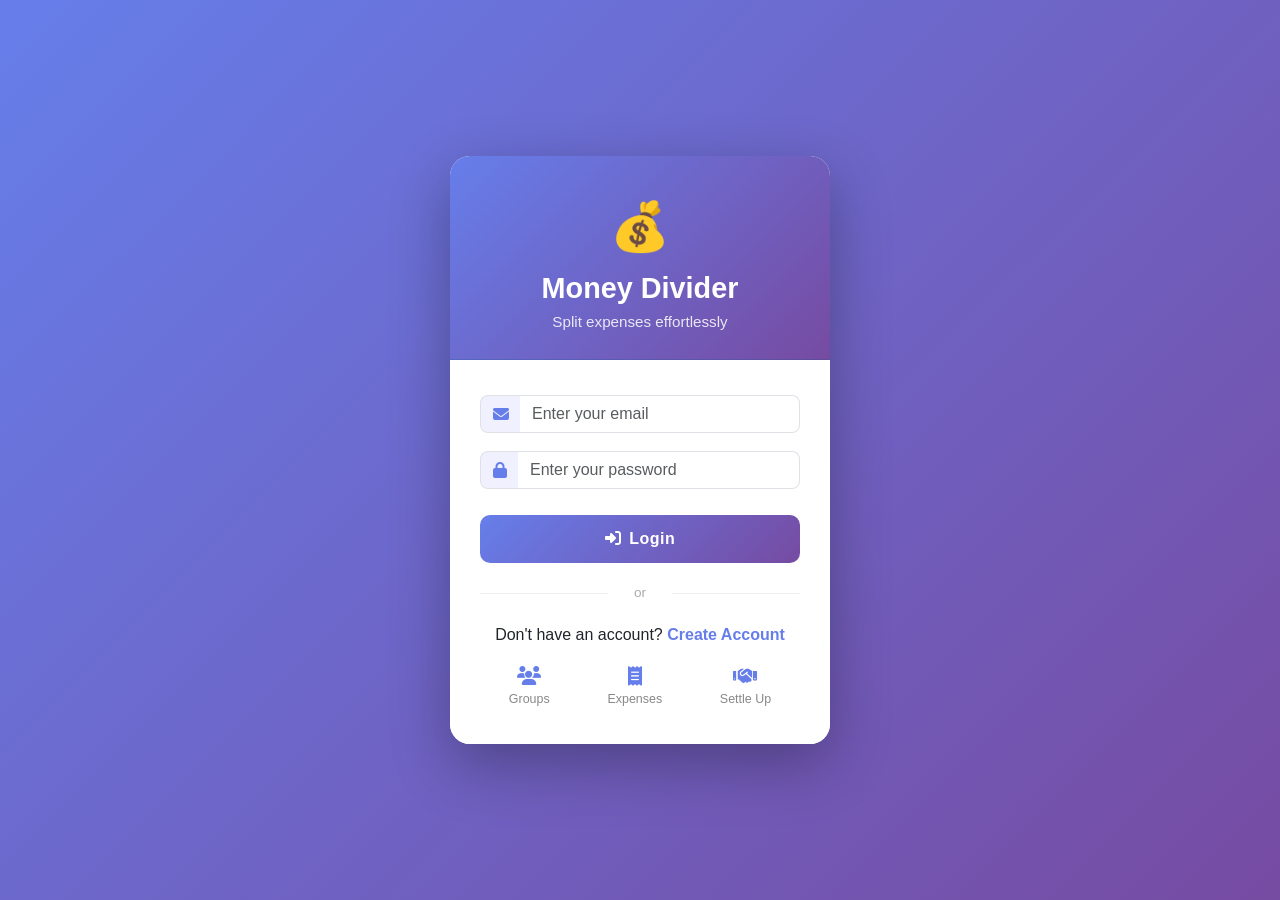
<file: frontend/src/index.html>
<!DOCTYPE html>
<html>
<head>
    <title>Money Divider - Login</title>
    <link href="https://cdn.jsdelivr.net/npm/bootstrap@5.3.3/dist/css/bootstrap.min.css" rel="stylesheet">
    <link href="https://cdnjs.cloudflare.com/ajax/libs/font-awesome/6.5.0/css/all.min.css" rel="stylesheet">
    <style>
        * { box-sizing: border-box; margin: 0; padding: 0; }

        body {
            min-height: 100vh;
            background: linear-gradient(135deg, #667eea 0%, #764ba2 100%);
            display: flex;
            align-items: center;
            justify-content: center;
            font-family: 'Segoe UI', sans-serif;
        }

        .login-wrapper {
            width: 100%;
            max-width: 420px;
            padding: 20px;
        }

        .card {
            border: none;
            border-radius: 20px;
            box-shadow: 0 20px 60px rgba(0,0,0,0.3);
            overflow: hidden;
            animation: slideUp 0.5s ease;
        }

        @keyframes slideUp {
            from { opacity: 0; transform: translateY(30px); }
            to   { opacity: 1; transform: translateY(0); }
        }

        .card-header {
            background: linear-gradient(135deg, #667eea, #764ba2);
            padding: 35px 30px 25px;
            text-align: center;
            color: white;
        }

        .card-header .logo {
            font-size: 3rem;
            margin-bottom: 8px;
        }

        .card-header h2 {
            font-size: 1.8rem;
            font-weight: 700;
            margin: 0;
        }

        .card-header p {
            opacity: 0.85;
            margin: 5px 0 0;
            font-size: 0.95rem;
        }

        .card-body {
            padding: 35px 30px;
            background: #fff;
        }

        .input-group-text {
            background: #f0f0ff;
            border-right: none;
            color: #667eea;
        }

        .form-control {
            border-left: none;
            border-radius: 0 8px 8px 0 !important;
        }

        .form-control:focus {
            box-shadow: 0 0 0 3px rgba(102,126,234,0.2);
            border-color: #667eea;
        }

        .input-group { margin-bottom: 18px; }

        .input-group .input-group-text {
            border-radius: 8px 0 0 8px;
        }

        .btn-login {
            background: linear-gradient(135deg, #667eea, #764ba2);
            border: none;
            border-radius: 10px;
            padding: 12px;
            font-size: 1rem;
            font-weight: 600;
            letter-spacing: 0.5px;
            transition: transform 0.2s, box-shadow 0.2s;
        }

        .btn-login:hover {
            transform: translateY(-2px);
            box-shadow: 0 8px 20px rgba(102,126,234,0.4);
        }

        .divider {
            text-align: center;
            margin: 20px 0;
            position: relative;
            color: #aaa;
            font-size: 0.85rem;
        }

        .divider::before, .divider::after {
            content: "";
            position: absolute;
            top: 50%;
            width: 40%;
            height: 1px;
            background: #eee;
        }

        .divider::before { left: 0; }
        .divider::after  { right: 0; }

        .register-link {
            text-align: center;
        }

        .register-link a {
            color: #667eea;
            font-weight: 600;
            text-decoration: none;
        }

        .register-link a:hover { text-decoration: underline; }

        .features {
            display: flex;
            justify-content: space-around;
            margin-top: 20px;
            font-size: 0.78rem;
            color: #888;
        }

        .features span { text-align: center; }
        .features i { display: block; font-size: 1.2rem; color: #667eea; margin-bottom: 4px; }
    </style>
</head>
<body>

<div class="login-wrapper">
    <div class="card">
        <div class="card-header">
            <div class="logo">💰</div>
            <h2>Money Divider</h2>
            <p>Split expenses effortlessly</p>
        </div>
        <div class="card-body">
            <form id="loginForm">
                <div class="input-group">
                    <span class="input-group-text"><i class="fa fa-envelope"></i></span>
                    <input type="email" id="email" class="form-control" placeholder="Enter your email" required>
                </div>
                <div class="input-group">
                    <span class="input-group-text"><i class="fa fa-lock"></i></span>
                    <input type="password" id="password" class="form-control" placeholder="Enter your password" required>
                </div>
                <div id="errorMsg" class="alert alert-danger py-2 d-none"></div>
                <button type="submit" class="btn btn-login text-white w-100 mt-2">

                    <i class="fa fa-sign-in-alt me-2"></i>Login
                </button>
            </form>

            <div class="divider">or</div>

            <div class="register-link">
                Don't have an account? <a href="register.html">Create Account</a>
            </div>

            <div class="features">
                <span><i class="fa fa-users"></i>Groups</span>
                <span><i class="fa fa-receipt"></i>Expenses</span>
                <span><i class="fa fa-handshake"></i>Settle Up</span>
            </div>
        </div>
    </div>
</div>

<script src="javascript/config.js"></script>
<script src="javascript/login.js"></script>
</body>
</html>
</file>
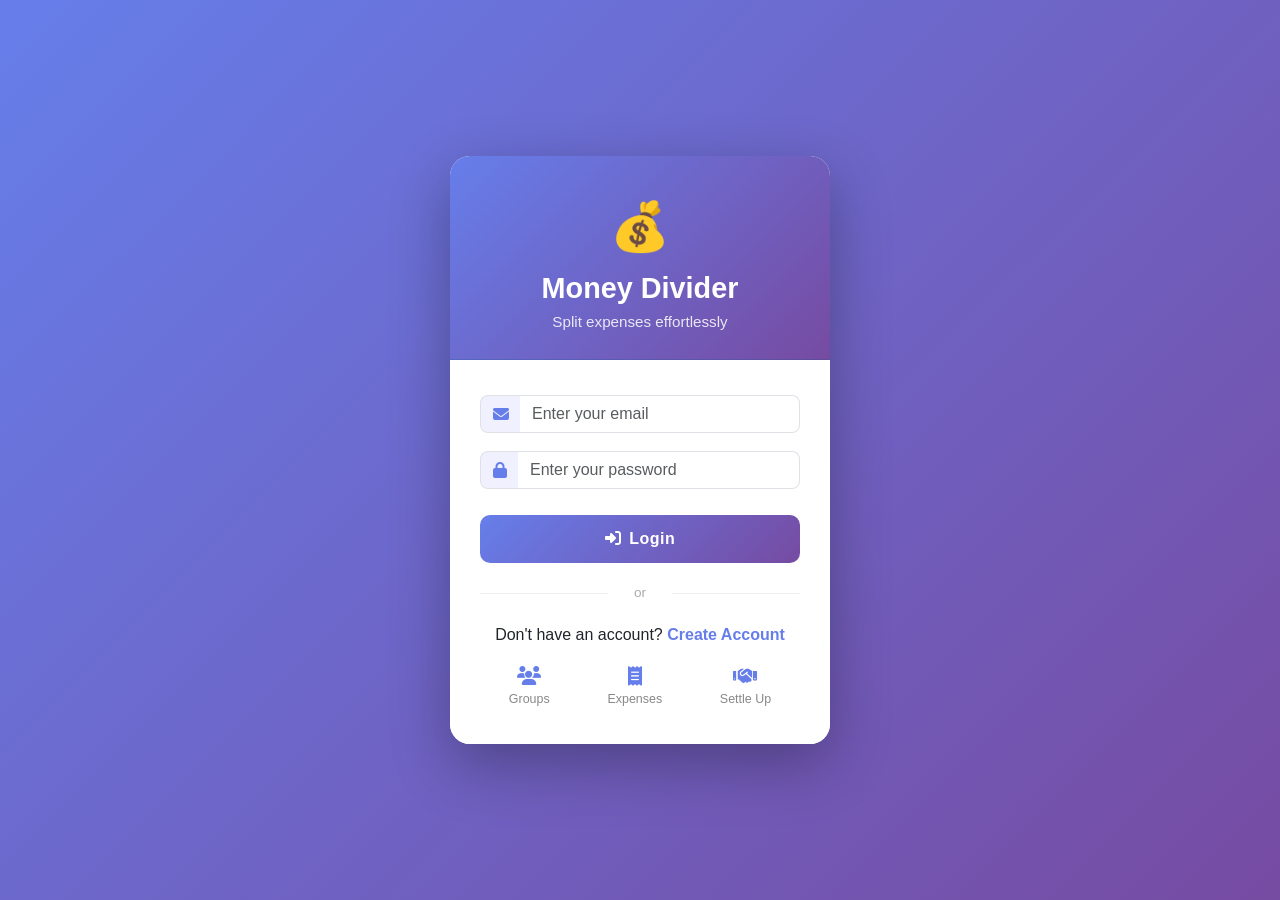
<file: frontend/src/dashboard.html>
<!DOCTYPE html>
<html>
<head>
    <title>Dashboard - Money Divider</title>
    <link href="https://cdn.jsdelivr.net/npm/bootstrap@5.3.3/dist/css/bootstrap.min.css" rel="stylesheet">
</head>
<body>

<nav class="navbar navbar-expand-lg navbar-dark bg-primary">
    <div class="container">
        <a class="navbar-brand" href="#">💰 Money Divider</a>
        <ul class="navbar-nav ms-auto">
            <li class="nav-item"><a class="nav-link active" href="dashboard.html">Dashboard</a></li>
            <li class="nav-item"><a class="nav-link" href="groups.html">Groups</a></li>
            <li class="nav-item"><a class="nav-link" href="expenses.html">Expenses</a></li>
            <li class="nav-item"><a class="nav-link" href="settlements.html">Settlements</a></li>
            <li class="nav-item"><a class="nav-link text-warning" href="index.html" onclick="localStorage.clear()">Logout</a></li>
        </ul>
    </div>
</nav>

<div class="container mt-5">
    <h2>Welcome, <span id="userName"></span> 👋</h2>
    <div class="row mt-4">
        <div class="col-md-4">
            <div class="card text-white bg-primary mb-3 p-3 text-center">
                <h5>Total Groups</h5>
                <h2 id="groups">0</h2>
            </div>
        </div>
        <div class="col-md-4">
            <div class="card text-white bg-success mb-3 p-3 text-center">
                <h5>Total Expenses</h5>
                <h2 id="expenses">0</h2>
            </div>
        </div>
        <div class="col-md-4">
            <div class="card text-white bg-warning mb-3 p-3 text-center">
                <h5>Total Amount</h5>
                <h2 id="pending">₹0</h2>
            </div>
        </div>
    </div>
</div>

<script src="javascript/config.js"></script>
<script src="javascript/dashboard.js"></script>
</body>
</html>
</file>
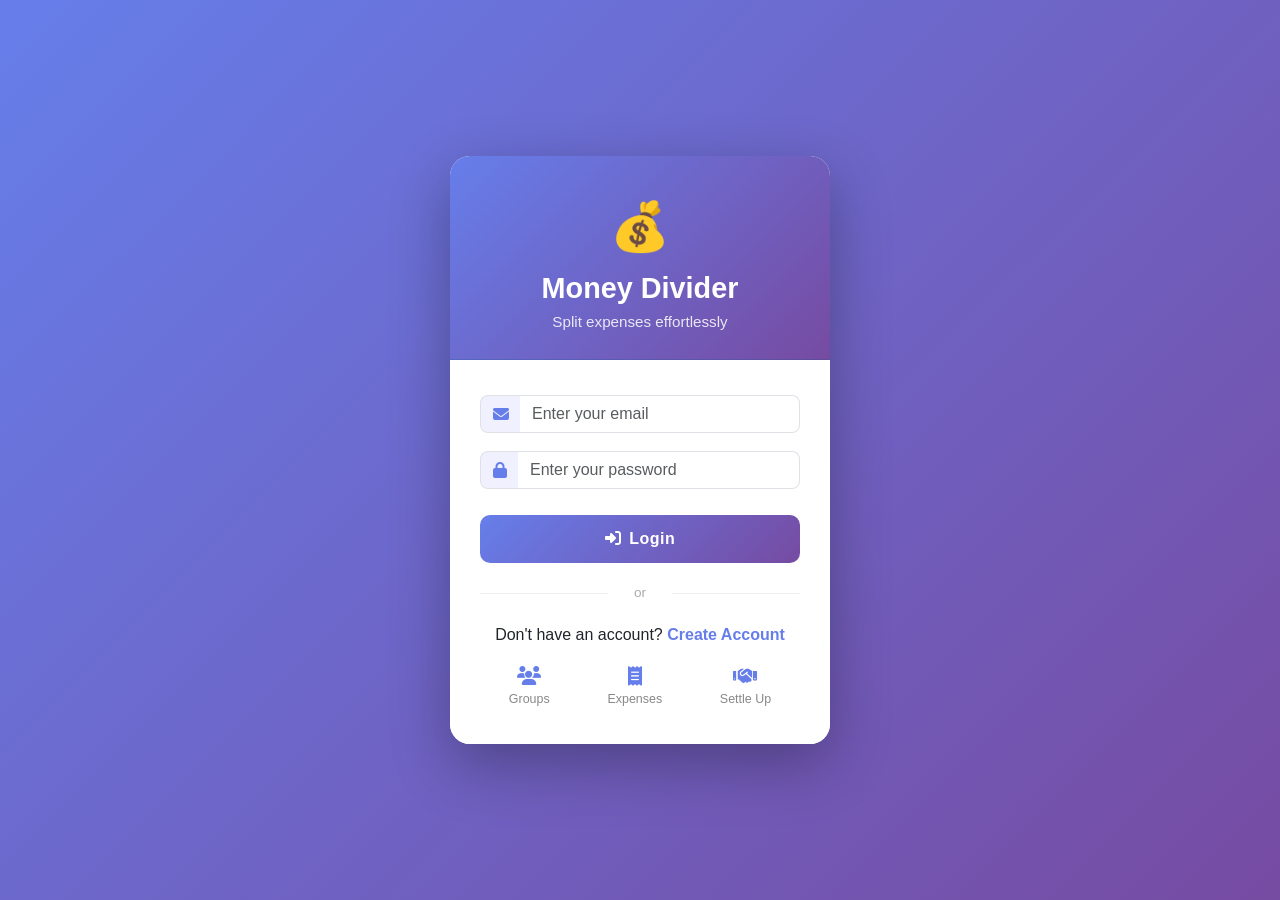
<file: frontend/src/expenses.html>
<!DOCTYPE html>
<html>
<head>
    <title>Expenses - Money Divider</title>
    <link href="https://cdn.jsdelivr.net/npm/bootstrap@5.3.3/dist/css/bootstrap.min.css" rel="stylesheet">
</head>
<body>

<nav class="navbar navbar-expand-lg navbar-dark bg-primary">
    <div class="container">
        <a class="navbar-brand" href="#">💰 Money Divider</a>
        <ul class="navbar-nav ms-auto">
            <li class="nav-item"><a class="nav-link" href="dashboard.html">Dashboard</a></li>
            <li class="nav-item"><a class="nav-link" href="groups.html">Groups</a></li>
            <li class="nav-item"><a class="nav-link active" href="expenses.html">Expenses</a></li>
            <li class="nav-item"><a class="nav-link" href="settlements.html">Settlements</a></li>
            <li class="nav-item"><a class="nav-link text-warning" href="index.html" onclick="localStorage.clear()">Logout</a></li>
        </ul>
    </div>
</nav>

<div class="container mt-5">
    <h3>Add Expense</h3>
    <form id="expenseForm" class="mb-2">
        <input type="text" id="description" class="form-control mb-3" placeholder="Description (e.g. Food, Hotel)" required>
        <input type="number" id="amount" class="form-control mb-3" placeholder="Amount (₹)" step="0.01" required>
        <select id="groupId" class="form-control mb-3" required>
            <option value="">-- Select Group --</option>
        </select>
        <div id="splitPreview"></div>
        <button class="btn btn-success mt-2">Add Expense</button>
    </form>

    <hr>
    <div class="d-flex justify-content-between align-items-center mb-2">
        <h3>Expense History</h3>
        <span class="badge bg-dark fs-6">Grand Total: <span id="grandTotal">₹0.00</span></span>
    </div>
    <table class="table table-bordered">
        <thead class="table-dark">
            <tr>
                <th>Description</th>
                <th>Total Amount</th>
                <th>Group</th>
                <th>Members</th>
                <th>Each Person Pays</th>
            </tr>
        </thead>
        <tbody id="expenseTable"></tbody>
    </table>
</div>

<script src="javascript/config.js"></script>
<script src="javascript/expense.js"></script>
</body>
</html>
</file>
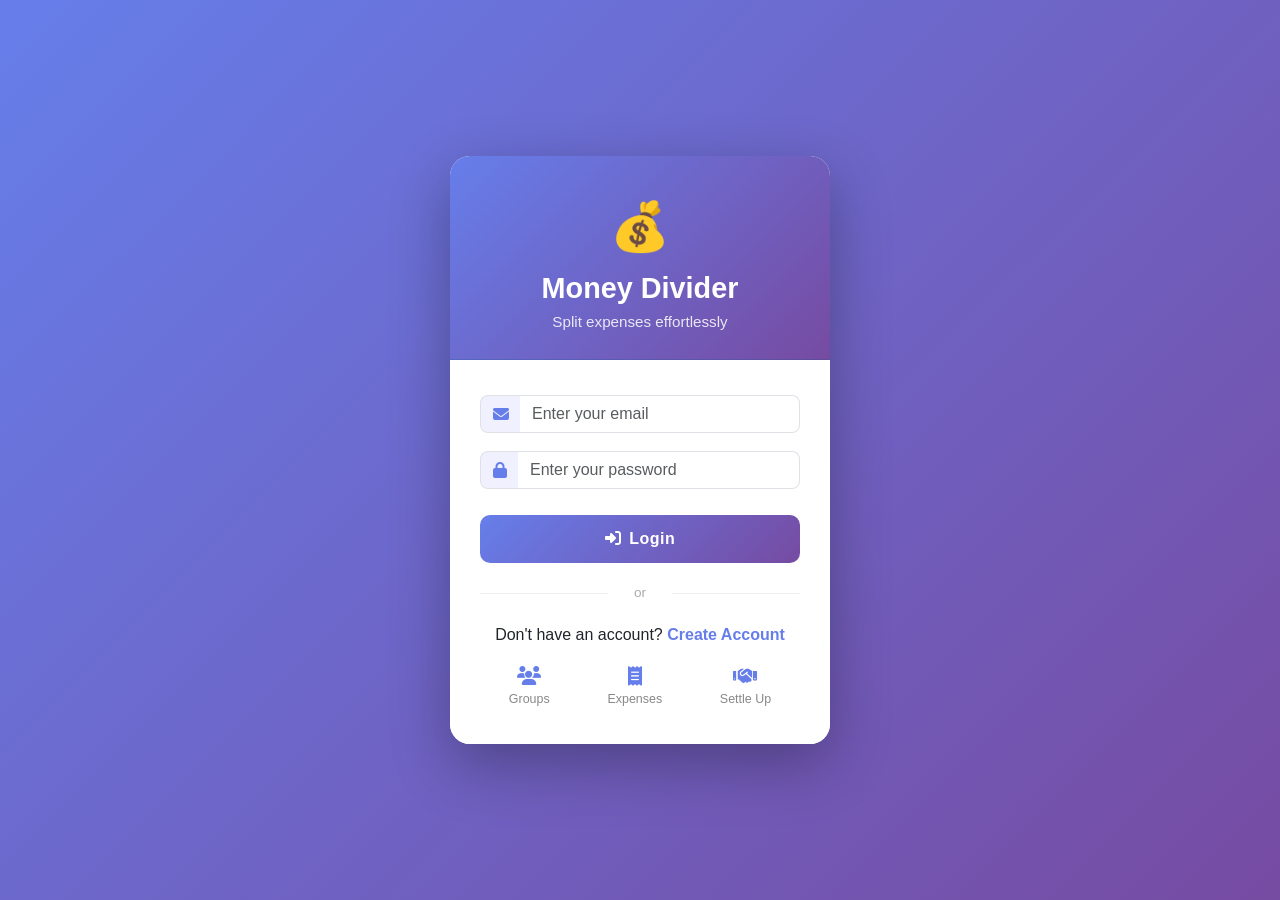
<file: frontend/src/groups.html>
<!DOCTYPE html>
<html>
<head>
    <title>Groups - Money Divider</title>
    <link href="https://cdn.jsdelivr.net/npm/bootstrap@5.3.3/dist/css/bootstrap.min.css" rel="stylesheet">
</head>
<body>

<nav class="navbar navbar-expand-lg navbar-dark bg-primary">
    <div class="container">
        <a class="navbar-brand" href="#">💰 Money Divider</a>
        <ul class="navbar-nav ms-auto">
            <li class="nav-item"><a class="nav-link" href="dashboard.html">Dashboard</a></li>
            <li class="nav-item"><a class="nav-link active" href="groups.html">Groups</a></li>
            <li class="nav-item"><a class="nav-link" href="expenses.html">Expenses</a></li>
            <li class="nav-item"><a class="nav-link" href="settlements.html">Settlements</a></li>
            <li class="nav-item"><a class="nav-link text-warning" href="index.html" onclick="localStorage.clear()">Logout</a></li>
        </ul>
    </div>
</nav>

<div class="container mt-5">
    <h3>Create Group</h3>
    <form id="groupForm" class="mb-4">
        <input type="text" id="groupName" class="form-control mb-3" placeholder="Group Name (e.g. Food, Hotel, Trip)" required>

        <label class="form-label">Members (minimum 2 names)</label>
        <div id="memberInputs">
            <input type="text" class="form-control mb-2 member-name" placeholder="Member 1 Name" required>
            <input type="text" class="form-control mb-2 member-name" placeholder="Member 2 Name" required>
        </div>
        <button type="button" class="btn btn-secondary btn-sm mb-3" onclick="addMemberInput()">+ Add More Members</button>
        <br>
        <button class="btn btn-primary">Create Group</button>
    </form>

    <h3>My Groups</h3>
    <ul class="list-group" id="groupList"></ul>
</div>

<script src="javascript/config.js"></script>
<script src="javascript/group.js"></script>
</body>
</html>
</file>
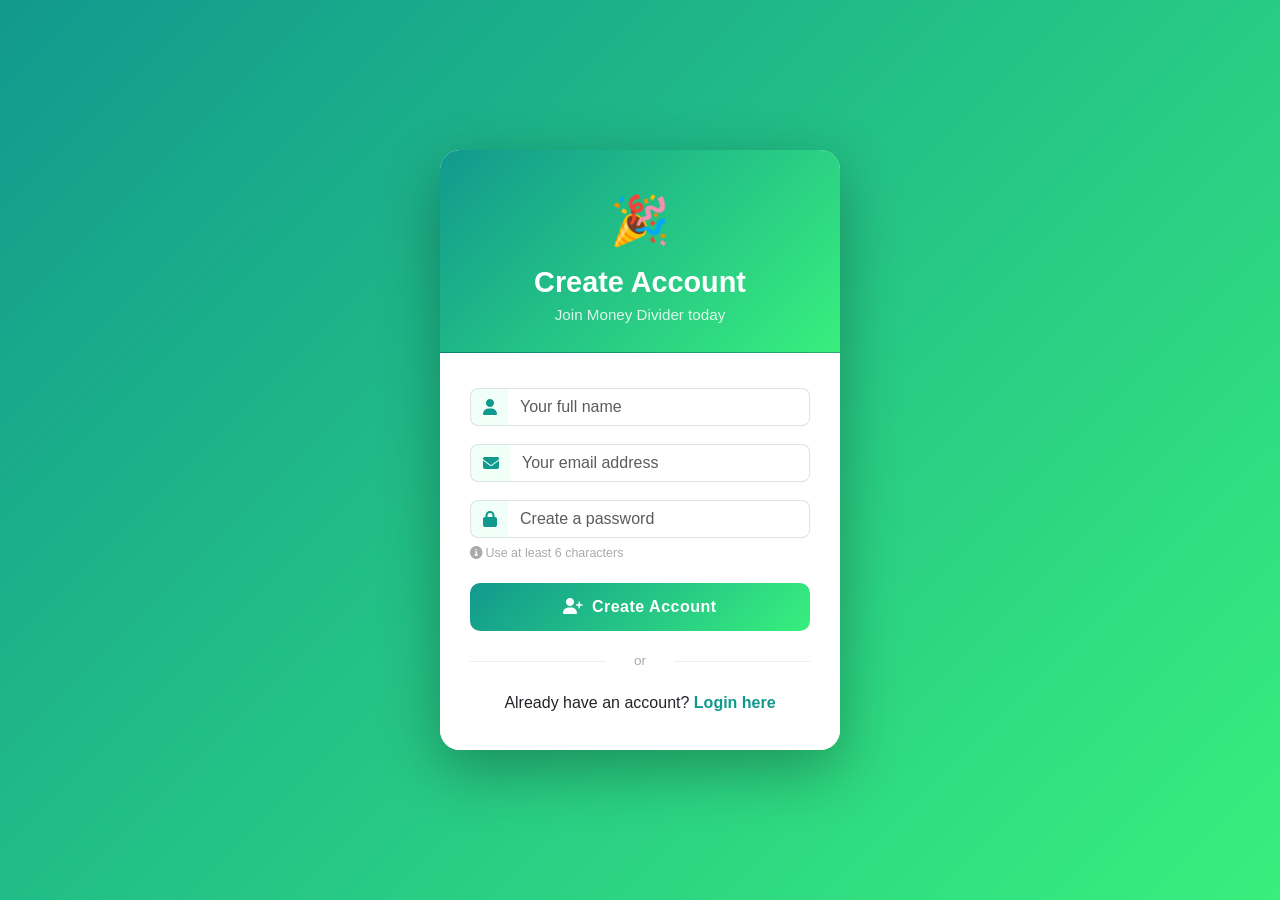
<file: frontend/src/register.html>
<!DOCTYPE html>
<html>
<head>
    <title>Money Divider - Register</title>
    <link href="https://cdn.jsdelivr.net/npm/bootstrap@5.3.3/dist/css/bootstrap.min.css" rel="stylesheet">
    <link href="https://cdnjs.cloudflare.com/ajax/libs/font-awesome/6.5.0/css/all.min.css" rel="stylesheet">
    <style>
        * { box-sizing: border-box; margin: 0; padding: 0; }

        body {
            min-height: 100vh;
            background: linear-gradient(135deg, #11998e 0%, #38ef7d 100%);
            display: flex;
            align-items: center;
            justify-content: center;
            font-family: 'Segoe UI', sans-serif;
        }

        .register-wrapper {
            width: 100%;
            max-width: 440px;
            padding: 20px;
        }

        .card {
            border: none;
            border-radius: 20px;
            box-shadow: 0 20px 60px rgba(0,0,0,0.3);
            overflow: hidden;
            animation: slideUp 0.5s ease;
        }

        @keyframes slideUp {
            from { opacity: 0; transform: translateY(30px); }
            to   { opacity: 1; transform: translateY(0); }
        }

        .card-header {
            background: linear-gradient(135deg, #11998e, #38ef7d);
            padding: 35px 30px 25px;
            text-align: center;
            color: white;
        }

        .card-header .logo { font-size: 3rem; margin-bottom: 8px; }

        .card-header h2 {
            font-size: 1.8rem;
            font-weight: 700;
            margin: 0;
        }

        .card-header p {
            opacity: 0.85;
            margin: 5px 0 0;
            font-size: 0.95rem;
        }

        .card-body {
            padding: 35px 30px;
            background: #fff;
        }

        .input-group-text {
            background: #f0fff8;
            border-right: none;
            color: #11998e;
        }

        .form-control {
            border-left: none;
            border-radius: 0 8px 8px 0 !important;
        }

        .form-control:focus {
            box-shadow: 0 0 0 3px rgba(17,153,142,0.2);
            border-color: #11998e;
        }

        .input-group { margin-bottom: 18px; }

        .input-group .input-group-text {
            border-radius: 8px 0 0 8px;
        }

        .btn-register {
            background: linear-gradient(135deg, #11998e, #38ef7d);
            border: none;
            border-radius: 10px;
            padding: 12px;
            font-size: 1rem;
            font-weight: 600;
            letter-spacing: 0.5px;
            color: white;
            transition: transform 0.2s, box-shadow 0.2s;
        }

        .btn-register:hover {
            transform: translateY(-2px);
            box-shadow: 0 8px 20px rgba(17,153,142,0.4);
            color: white;
        }

        .divider {
            text-align: center;
            margin: 20px 0;
            position: relative;
            color: #aaa;
            font-size: 0.85rem;
        }

        .divider::before, .divider::after {
            content: "";
            position: absolute;
            top: 50%;
            width: 40%;
            height: 1px;
            background: #eee;
        }

        .divider::before { left: 0; }
        .divider::after  { right: 0; }

        .login-link { text-align: center; }

        .login-link a {
            color: #11998e;
            font-weight: 600;
            text-decoration: none;
        }

        .login-link a:hover { text-decoration: underline; }

        .password-hint {
            font-size: 0.78rem;
            color: #aaa;
            margin-top: -12px;
            margin-bottom: 16px;
        }
    </style>
</head>
<body>

<div class="register-wrapper">
    <div class="card">
        <div class="card-header">
            <div class="logo">🎉</div>
            <h2>Create Account</h2>
            <p>Join Money Divider today</p>
        </div>
        <div class="card-body">
            <form id="registerForm">
                <div class="input-group">
                    <span class="input-group-text"><i class="fa fa-user"></i></span>
                    <input type="text" id="name" class="form-control" placeholder="Your full name" required>
                </div>
                <div class="input-group">
                    <span class="input-group-text"><i class="fa fa-envelope"></i></span>
                    <input type="email" id="email" class="form-control" placeholder="Your email address" required>
                </div>
                <div class="input-group">
                    <span class="input-group-text"><i class="fa fa-lock"></i></span>
                    <input type="password" id="password" class="form-control" placeholder="Create a password" required>
                </div>
                <p class="password-hint"><i class="fa fa-info-circle"></i> Use at least 6 characters</p>
                <div id="errorMsg" class="alert alert-danger py-2 d-none"></div>
               <button type="submit" class="btn-register w-100 mt-1">
                   
                    <i class="fa fa-user-plus me-2"></i>Create Account
                </button>
            </form>

            <div class="divider">or</div>

            <div class="login-link">
                Already have an account? <a href="index.html">Login here</a>
            </div>
        </div>
    </div>
</div>

<script src="javascript/config.js"></script>
<script src="javascript/register.js"></script>
</body>
</html>
</file>
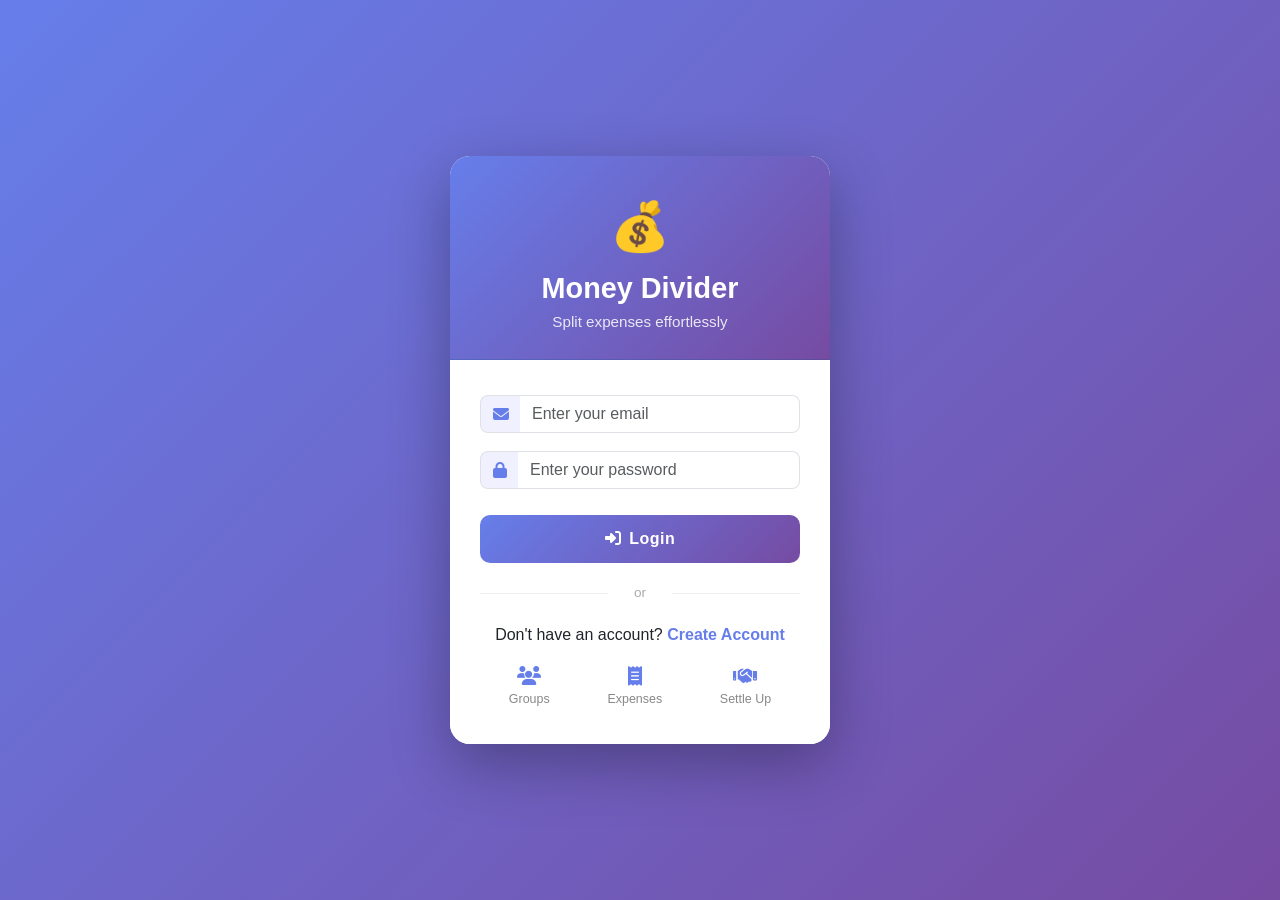
<file: frontend/src/settlements.html>
<!DOCTYPE html>
<html>
<head>
    <title>Settlements - Money Divider</title>
    <link href="https://cdn.jsdelivr.net/npm/bootstrap@5.3.3/dist/css/bootstrap.min.css" rel="stylesheet">
</head>
<body>

<nav class="navbar navbar-expand-lg navbar-dark bg-primary">
    <div class="container">
        <a class="navbar-brand" href="#">💰 Money Divider</a>
        <ul class="navbar-nav ms-auto">
            <li class="nav-item"><a class="nav-link" href="dashboard.html">Dashboard</a></li>
            <li class="nav-item"><a class="nav-link" href="groups.html">Groups</a></li>
            <li class="nav-item"><a class="nav-link" href="expenses.html">Expenses</a></li>
            <li class="nav-item"><a class="nav-link active" href="settlements.html">Settlements</a></li>
            <li class="nav-item"><a class="nav-link text-warning" href="index.html" onclick="localStorage.clear()">Logout</a></li>
        </ul>
    </div>
</nav>

<div class="container mt-5">

    <div class="row mb-2">
        <div class="col-md-6">
            <div class="card bg-warning text-dark p-3 text-center">
                <h5>⏳ Pending Settlements</h5>
                <h2 id="pendingCount">0</h2>
                <div id="pendingPeople" class="mt-2"></div>
            </div>
        </div>
        <div class="col-md-6">
            <div class="card bg-success text-white p-3 text-center">
                <h5>✅ Paid Settlements</h5>
                <h2 id="paidCount">0</h2>
                <div id="paidPeople" class="mt-2"></div>
            </div>
        </div>
    </div>

    <h3 class="mt-4">Create Settlement</h3>
    <form id="settlementForm" class="mb-4">
        <input type="number" id="fromUser" class="form-control mb-3" placeholder="From User ID" required>
        <input type="number" id="toUser" class="form-control mb-3" placeholder="To User ID" required>
        <input type="number" id="amount" class="form-control mb-3" placeholder="Amount (₹)" step="0.01" required>
        <button class="btn btn-primary">Create Settlement</button>
    </form>

    <h3>All Settlements</h3>
    <table class="table table-bordered">
        <thead class="table-dark">
            <tr>
                <th>From</th>
                <th>To</th>
                <th>Amount</th>
                <th>Status</th>
                <th>Action</th>
            </tr>
        </thead>
        <tbody id="settlementTable"></tbody>
    </table>
</div>

<script src="javascript/config.js"></script>
<script src="javascript/settlement.js"></script>
</body>
</html>
</file>
